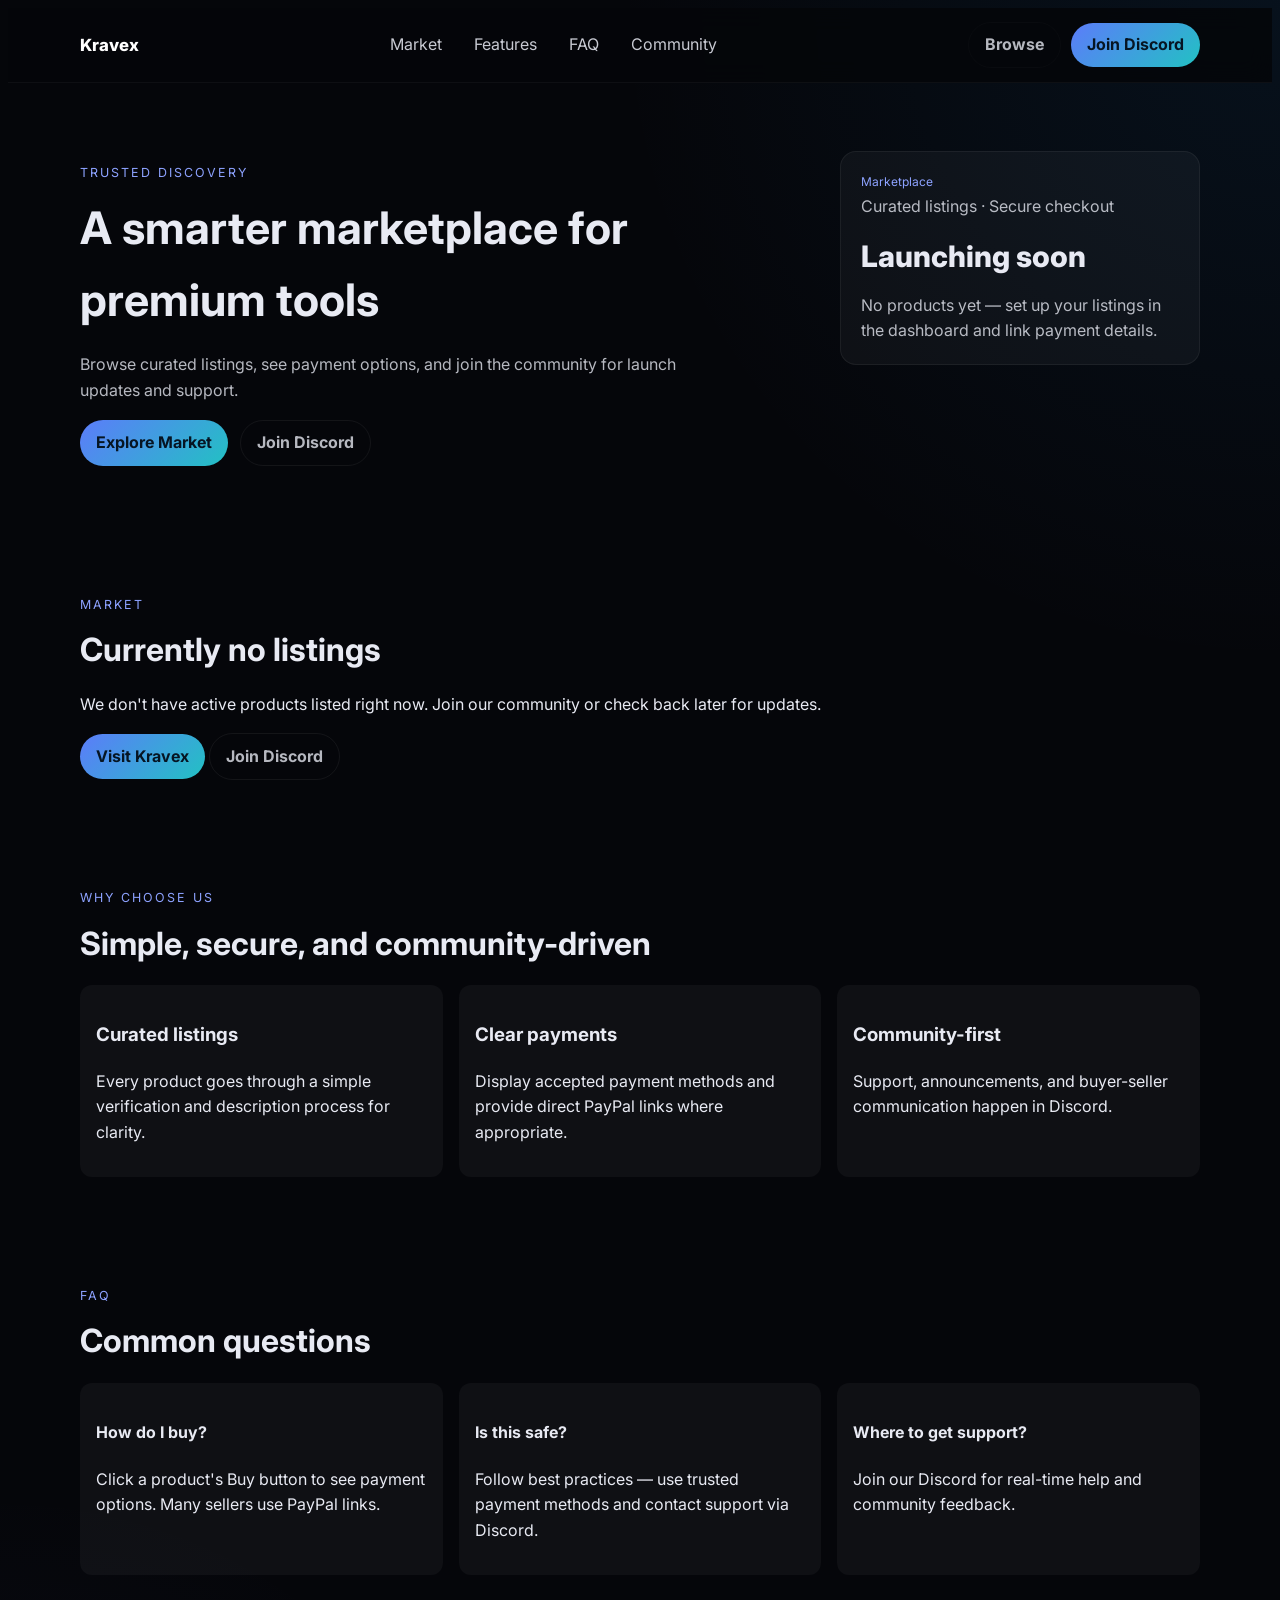
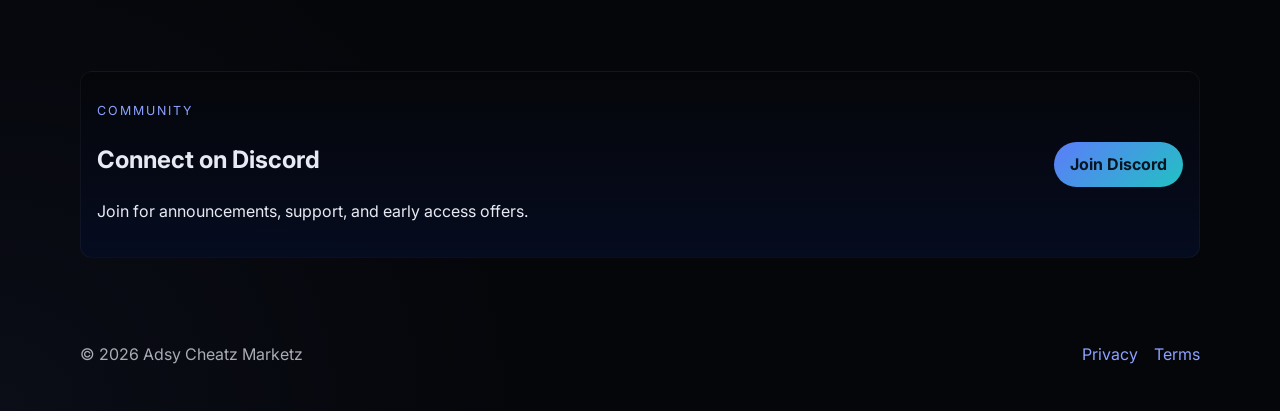
<file: index.html>
<!doctype html>
<html lang="en">
  <head>
    <meta charset="utf-8" />
    <meta name="viewport" content="width=device-width,initial-scale=1" />
    <title>Adsy Cheatz Marketz</title>
    <link rel="preconnect" href="https://fonts.googleapis.com">
    <link rel="preconnect" href="https://fonts.gstatic.com" crossorigin>
    <link href="https://fonts.googleapis.com/css2?family=Inter:wght@400;600;700;800&display=swap" rel="stylesheet">
    <link rel="stylesheet" href="/styles.css">
  </head>
  <body>
    <header class="site-header">
      <div class="container header-inner">
        <a class="brand" href="#">Kravex</a>
        <nav class="site-nav" aria-label="Main navigation">
          <a href="#market">Market</a>
          <a href="#features">Features</a>
          <a href="#faq">FAQ</a>
          <a href="#community">Community</a>
        </nav>
        <div class="header-actions">
          <a class="btn btn-ghost" href="#market">Browse</a>
          <a class="btn btn-primary" href="https://discord.gg/BuUdhkxQ" target="_blank" rel="noreferrer">Join Discord</a>
        </div>
        <button class="nav-toggle" aria-label="Toggle menu" aria-expanded="false">
          <span></span>
          <span></span>
          <span></span>
        </button>
      </div>
    </header>

    <main>
      <section class="hero">
        <div class="container hero-inner">
          <div class="hero-left">
            <p class="eyebrow">Trusted discovery</p>
            <h1 class="hero-title">A smarter marketplace for premium tools</h1>
            <p class="hero-lead">Browse curated listings, see payment options, and join the community for launch updates and support.</p>
            <div class="hero-ctas">
              <a class="btn btn-primary" href="#market">Explore Market</a>
              <a class="btn btn-secondary" href="https://discord.gg/BuUdhkxQ" target="_blank" rel="noreferrer">Join Discord</a>
            </div>
          </div>
          <aside class="hero-right">
            <div class="status-card">
              <div class="status-top">
                <div>
                  <p class="status-title">Marketplace</p>
                  <p class="status-sub">Curated listings · Secure checkout</p>
                </div>
              </div>
              <div class="status-body">
                <p class="status-value">Launching soon</p>
                <p class="status-note">No products yet — set up your listings in the dashboard and link payment details.</p>
              </div>
            </div>
          </aside>
        </div>
      </section>

      <section id="market" class="section section-market">
        <div class="container">
          <div class="section-header">
            <p class="eyebrow">Market</p>
            <h2>Currently no listings</h2>
          </div>
          <div class="announcement-panel">
            <p>We don't have active products listed right now. Join our community or check back later for updates.</p>
            <div class="announcement-actions">
              <a class="btn btn-primary" href="https://kravex.xyz" target="_blank" rel="noreferrer">Visit Kravex</a>
              <a class="btn btn-secondary" href="https://discord.gg/BuUdhkxQ" target="_blank" rel="noreferrer">Join Discord</a>
            </div>
          </div>
        </div>
      </section>

      <section id="features" class="section section-features">
        <div class="container">
          <div class="section-header">
            <p class="eyebrow">Why choose us</p>
            <h2>Simple, secure, and community-driven</h2>
          </div>
          <div class="feature-grid">
            <div class="feature-card">
              <h3>Curated listings</h3>
              <p>Every product goes through a simple verification and description process for clarity.</p>
            </div>
            <div class="feature-card">
              <h3>Clear payments</h3>
              <p>Display accepted payment methods and provide direct PayPal links where appropriate.</p>
            </div>
            <div class="feature-card">
              <h3>Community-first</h3>
              <p>Support, announcements, and buyer-seller communication happen in Discord.</p>
            </div>
          </div>
        </div>
      </section>

      <section id="faq" class="section section-faq">
        <div class="container">
          <div class="section-header">
            <p class="eyebrow">FAQ</p>
            <h2>Common questions</h2>
          </div>
          <div class="faq-grid">
            <div class="faq-card"><h4>How do I buy?</h4><p>Click a product's Buy button to see payment options. Many sellers use PayPal links.</p></div>
            <div class="faq-card"><h4>Is this safe?</h4><p>Follow best practices — use trusted payment methods and contact support via Discord.</p></div>
            <div class="faq-card"><h4>Where to get support?</h4><p>Join our Discord for real-time help and community feedback.</p></div>
          </div>
        </div>
      </section>

      <section id="community" class="section section-community">
        <div class="container community-panel">
          <div>
            <p class="eyebrow">Community</p>
            <h2>Connect on Discord</h2>
            <p>Join for announcements, support, and early access offers.</p>
          </div>
          <a class="btn btn-primary" href="https://discord.gg/BuUdhkxQ" target="_blank" rel="noreferrer">Join Discord</a>
        </div>
      </section>
    </main>

    <footer class="site-footer">
      <div class="container footer-inner">
        <p>&copy; <span id="year"></span> Adsy Cheatz Marketz</p>
        <nav class="footer-nav"><a href="#privacy">Privacy</a> <a href="#terms">Terms</a></nav>
      </div>
    </footer>

    <script src="/script.js"></script>
  </body>
</html>
</file>
<file: styles.css>
:root{
  --bg:#05060a;
  --panel:rgba(255,255,255,0.04);
  --muted:rgba(232,234,243,0.78);
  --accent-1:#5c7cfa;
  --accent-2:#22c1c3;
  --glass:rgba(5,6,10,0.88);
  color-scheme: dark;
  font-family: Inter, system-ui, -apple-system, "Segoe UI", Roboto, "Helvetica Neue", Arial;
  background: radial-gradient(circle at top right, rgba(33,150,243,0.08), transparent 28%),
    radial-gradient(circle at bottom left, rgba(102,126,234,0.06), transparent 22%),
    var(--bg);
  color:#e8eaf3;
  font-size:16px;
  line-height:1.6;
}

*{box-sizing:border-box}
img{max-width:100%;display:block}
button,input,a{font:inherit}
.container{width:min(1120px,calc(100% - 2rem));margin:0 auto}

.site-header{position:sticky;top:0;z-index:60;background:var(--glass);backdrop-filter:blur(12px);border-bottom:1px solid rgba(255,255,255,0.04)}
.header-inner{display:flex;align-items:center;justify-content:space-between;gap:1rem;padding:0.85rem 0}
.brand{font-weight:800;color:#fff;text-decoration:none;font-size:1.05rem}
.brand-secondary{opacity:0.85;margin-left:6px;font-weight:600}

.site-nav{display:flex;gap:1rem;align-items:center}
.site-nav a{color:rgba(232,234,243,0.86);text-decoration:none;padding:0.35rem 0.5rem;border-radius:8px}
.site-nav a:hover{color:#fff;background:rgba(255,255,255,0.02)}

.header-actions{display:flex;gap:0.6rem;align-items:center}
.btn{display:inline-flex;align-items:center;justify-content:center;border-radius:999px;padding:0.6rem 1rem;text-decoration:none;font-weight:700}
.btn:hover{transform:translateY(-2px)}
.btn-primary{background:linear-gradient(135deg,var(--accent-1),var(--accent-2));color:#061523}
.btn-secondary{background:transparent;border:1px solid rgba(255,255,255,0.06);color:var(--muted)}
.btn-ghost{background:transparent;color:var(--muted);border:1px solid rgba(255,255,255,0.02)}

.nav-toggle{display:none;border:0;background:transparent;padding:0.3rem;cursor:pointer}
.nav-toggle span{display:block;width:20px;height:2px;margin:3px 0;background:#e8eaf3;border-radius:2px;transition:transform 0.18s ease,opacity 0.18s ease}
.nav-toggle.active span:nth-child(1){transform:translateY(6px) rotate(45deg)}
.nav-toggle.active span:nth-child(2){opacity:0}
.nav-toggle.active span:nth-child(3){transform:translateY(-6px) rotate(-45deg)}

.hero{padding:4.25rem 0}
.hero-inner{display:grid;grid-template-columns:1fr 360px;gap:2rem;align-items:start}
.eyebrow{text-transform:uppercase;letter-spacing:0.16em;color:#8da2ff;font-size:0.78rem;margin-bottom:0.6rem}
.hero-title{font-size:clamp(1.9rem,3.6vw,2.8rem);margin:0 0 0.75rem}
.hero-lead{color:var(--muted);max-width:60ch;margin-bottom:1rem}
.hero-ctas{display:flex;gap:0.75rem}

.status-card{background:var(--panel);border:1px solid rgba(255,255,255,0.06);padding:1.25rem;border-radius:16px}
.status-title{font-size:0.75rem;color:#8da2ff;margin:0}
.status-sub{color:var(--muted);margin:0.2rem 0 0}
.status-value{font-weight:800;font-size:1.85rem;margin:0.8rem 0}
.status-note{color:var(--muted);margin:0}

.section{padding:3rem 0}
.section-header h2{margin:0.35rem 0 1rem;font-size:clamp(1.4rem,2.6vw,2rem)}

.market-grid{display:grid;grid-template-columns:repeat(3,minmax(0,1fr));gap:1rem}
.product-card{background:var(--panel);border:1px solid rgba(255,255,255,0.06);padding:1.25rem;border-radius:12px}
.product-title{margin:0 0 0.5rem}
.product-desc{margin:0;color:var(--muted)}
.product-meta{display:flex;align-items:center;justify-content:space-between;margin-top:0.9rem}
.price{font-weight:800}

.payments-panel{margin-top:1.5rem;display:flex;align-items:center;justify-content:space-between;padding:1rem;border-radius:12px;background:rgba(255,255,255,0.02);border:1px solid rgba(255,255,255,0.04)}
.payment-icons{display:flex;gap:0.5rem}
.payment-icon{background:rgba(255,255,255,0.03);padding:0.45rem 0.7rem;border-radius:10px;font-weight:700}

.feature-grid{display:grid;grid-template-columns:repeat(3,minmax(0,1fr));gap:1rem}
.feature-card{background:var(--panel);padding:1rem;border-radius:12px}
.faq-grid{display:grid;grid-template-columns:repeat(3,minmax(0,1fr));gap:1rem}
.faq-card{background:var(--panel);padding:1rem;border-radius:12px}

.community-panel{display:flex;align-items:center;justify-content:space-between;padding:1rem;border-radius:12px;background:linear-gradient(180deg,rgba(5,6,10,1),rgba(6,13,34,0.92));border:1px solid rgba(255,255,255,0.04)}

.site-footer{padding:1.25rem 0}
.footer-inner{display:flex;align-items:center;justify-content:space-between;color:rgba(232,234,243,0.72)}
.footer-nav a{color:#8da2ff;text-decoration:none;margin-left:0.75rem}

@media(max-width:980px){.hero-inner{grid-template-columns:1fr}.market-grid{grid-template-columns:repeat(2,minmax(0,1fr))}.feature-grid{grid-template-columns:repeat(2,minmax(0,1fr))}.faq-grid{grid-template-columns:repeat(2,minmax(0,1fr))}}
@media(max-width:780px){.site-nav{display:none}.nav-toggle{display:inline-flex}.header-actions{display:none}.market-grid{grid-template-columns:1fr}.feature-grid{grid-template-columns:1fr}.faq-grid{grid-template-columns:1fr}.payments-panel{flex-direction:column;align-items:flex-start}}

/* mobile nav when opened */
.site-nav.nav-open{display:flex;flex-direction:column;position:absolute;right:1rem;top:64px;background:rgba(5,6,10,0.96);padding:0.75rem;border-radius:10px;box-shadow:0 10px 30px rgba(0,0,0,0.6)}

/* Referral banner */
.referral-banner{position:fixed;left:0;right:0;top:0;z-index:120;display:flex;justify-content:center;align-items:center;padding:0.6rem;background:linear-gradient(90deg,rgba(92,124,250,0.12),rgba(34,193,195,0.08));backdrop-filter:blur(6px);border-bottom:1px solid rgba(255,255,255,0.04)}
.referral-inner{width:min(1120px,calc(100% - 2rem));display:flex;align-items:center;justify-content:space-between;gap:1rem}
.referral-banner p{margin:0;font-weight:700;color:#e8eaf3}
.referral-banner .referral-dismiss{background:transparent;border:0;color:var(--muted);font-size:1.05rem;cursor:pointer;padding:0.25rem 0.5rem;border-radius:8px}
.referral-banner .referral-dismiss:hover{color:#fff;background:rgba(255,255,255,0.03)}
</file>
